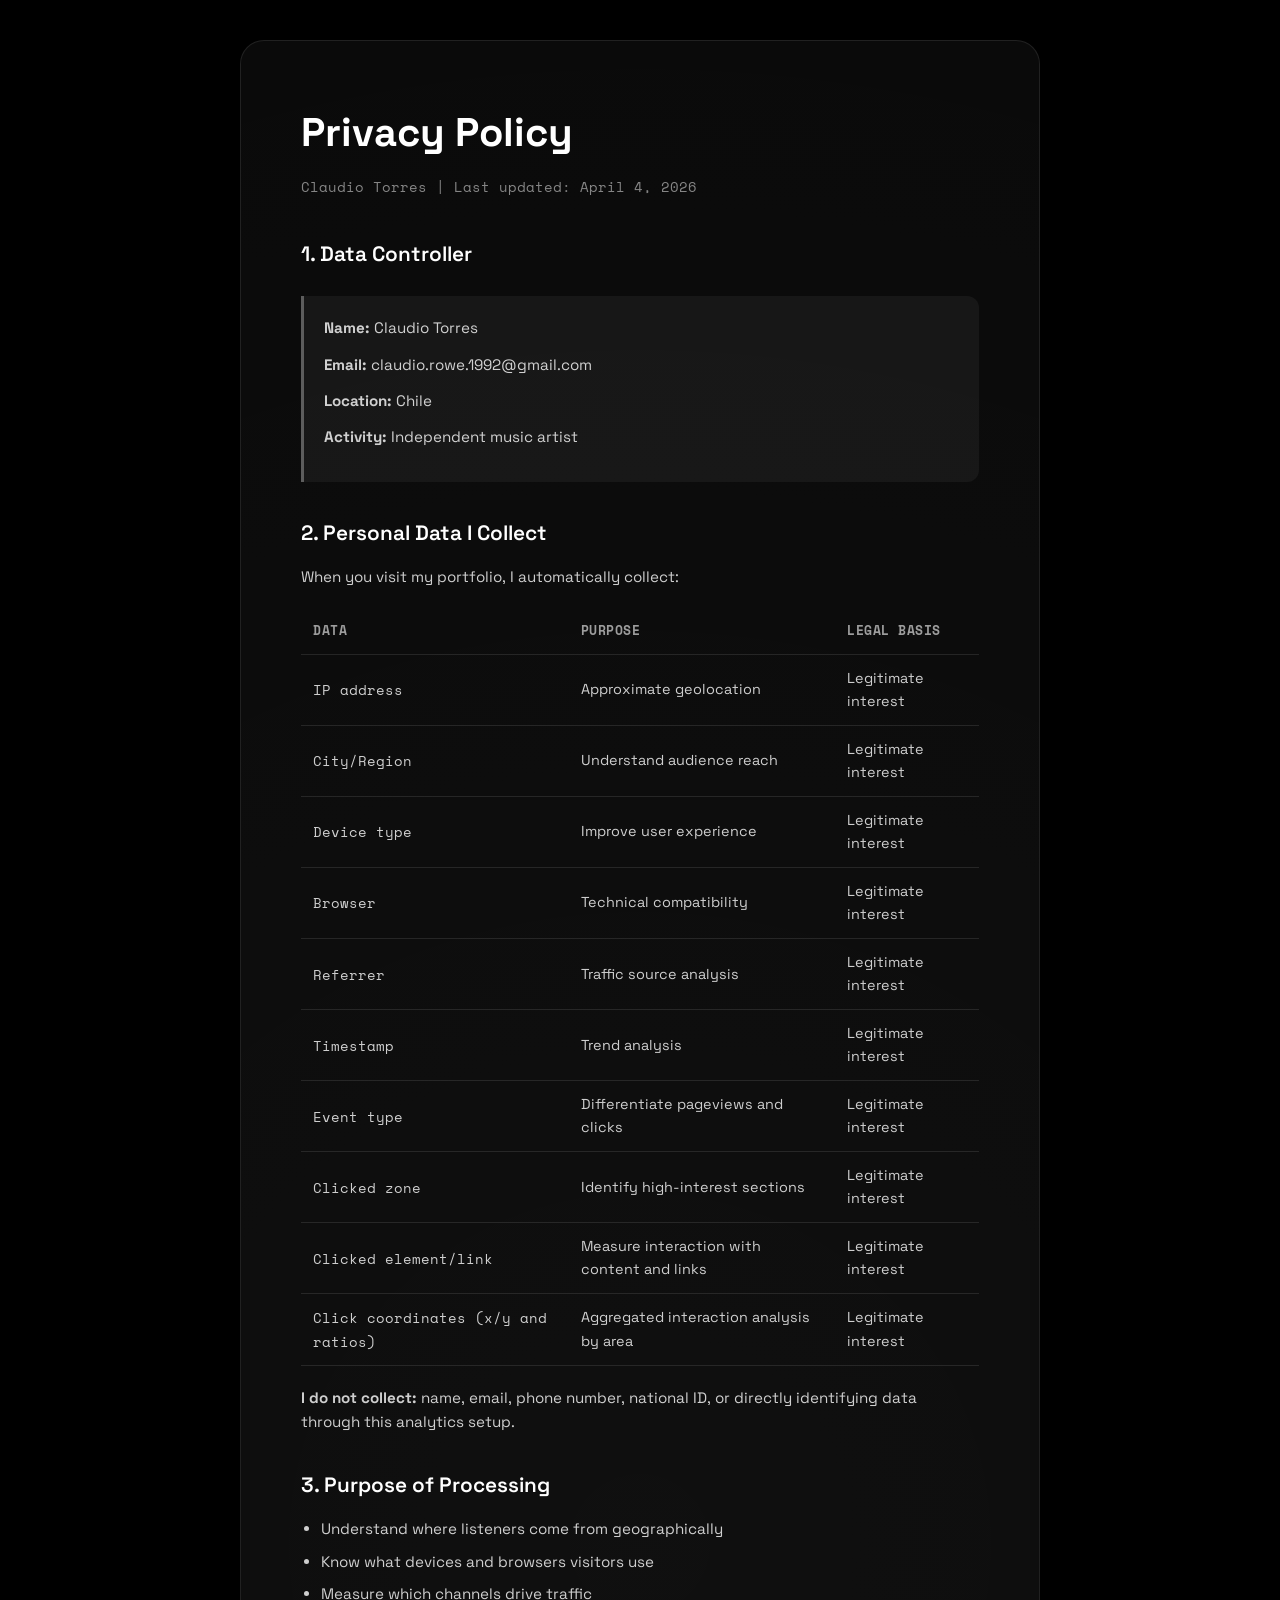
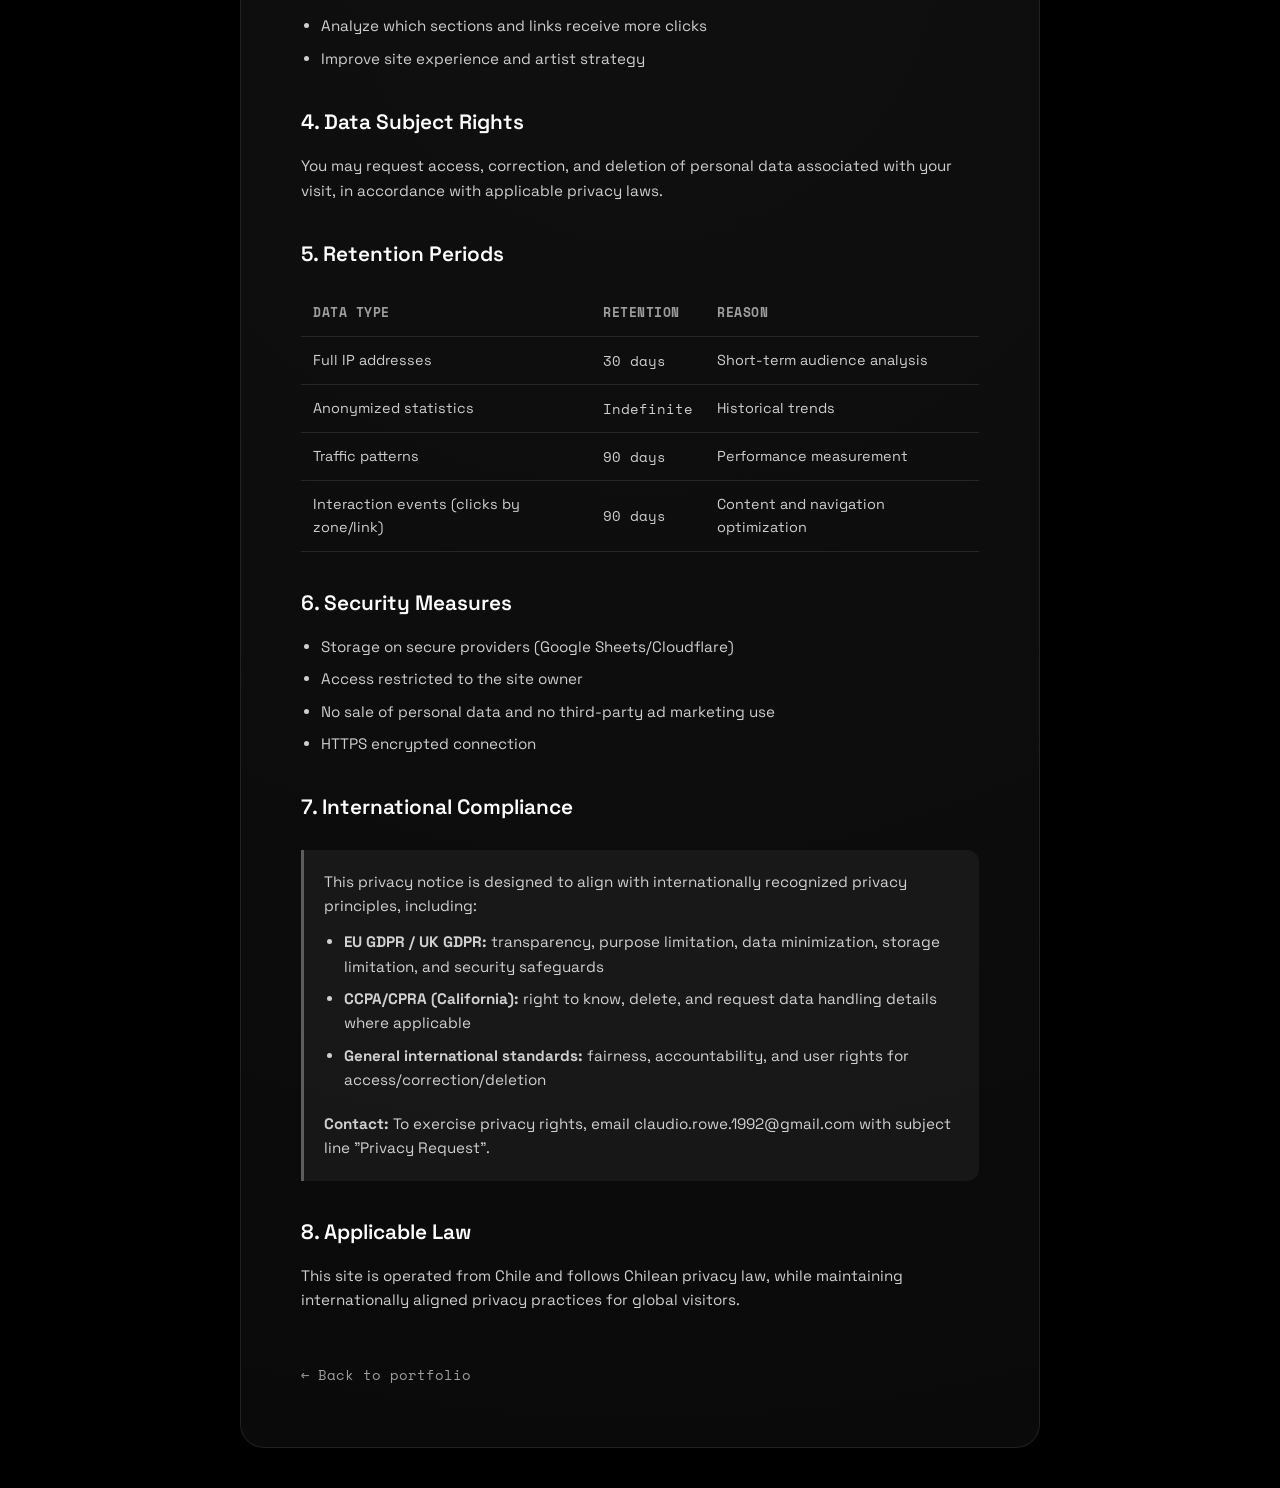
<file: privacy.html>
<!DOCTYPE html>
<html lang="es">
<head>
    <meta charset="UTF-8">
    <meta name="viewport" content="width=device-width, initial-scale=1.0">
    <title>Política de Privacidad | Claudio Torres</title>
    <script>
        (function () {
            var preferred = (navigator.languages && navigator.languages[0]) || navigator.language || 'en';
            var isSpanish = preferred.toLowerCase().indexOf('es') === 0;
            document.documentElement.setAttribute('data-lang', isSpanish ? 'es' : 'en');
            document.documentElement.lang = isSpanish ? 'es' : 'en';
        })();
    </script>
    <link rel="preconnect" href="https://fonts.googleapis.com">
    <link rel="preconnect" href="https://fonts.gstatic.com" crossorigin>
    <link href="https://fonts.googleapis.com/css2?family=Space+Grotesk:wght@300;400;500;600;700&family=Space+Mono:wght@400;700&display=swap" rel="stylesheet">
    <link rel="stylesheet" href="style/privacy.css">
</head>
<body>
    <div class="glass">
        <div class="lang-es">
        <h1>Política de Privacidad</h1>
        <p class="subtitle">Claudio Torres | Última actualización: 4 de abril de 2026</p>

        <h2>1. Identidad del Responsable</h2>
        <div class="highlight-box">
            <p><strong>Nombre:</strong> Claudio Torres</p>
            <p><strong>Correo electrónico:</strong> claudio.rowe.1992@gmail.com</p>
            <p><strong>Ubicación:</strong> Chile</p>
            <p><strong>Actividad:</strong> Artista musical independiente</p>
        </div>

        <h2>2. Datos Personales que Recopilo</h2>
        <p>Al visitar mi portafolio musical, recopilo automáticamente:</p>
        
        <table class="data-table">
            <thead>
                <tr>
                    <th>Dato</th>
                    <th>Propósito</th>
                    <th>Base Legal</th>
                </tr>
            </thead>
            <tbody>
                <tr>
                    <td class="mono">Dirección IP</td>
                    <td>Ubicación geográfica aproximada</td>
                    <td>Interés legítimo</td>
                </tr>
                <tr>
                    <td class="mono">Ciudad/Región</td>
                    <td>Entender alcance geográfico</td>
                    <td>Interés legítimo</td>
                </tr>
                <tr>
                    <td class="mono">Tipo de dispositivo</td>
                    <td>Optimizar experiencia</td>
                    <td>Interés legítimo</td>
                </tr>
                <tr>
                    <td class="mono">Navegador</td>
                    <td>Compatibilidad técnica</td>
                    <td>Interés legítimo</td>
                </tr>
                <tr>
                    <td class="mono">Referente</td>
                    <td>Canales de descubrimiento</td>
                    <td>Interés legítimo</td>
                </tr>
                <tr>
                    <td class="mono">Timestamp</td>
                    <td>Análisis temporal</td>
                    <td>Interés legítimo</td>
                </tr>
                <tr>
                    <td class="mono">Tipo de evento</td>
                    <td>Distinguir visitas y clics</td>
                    <td>Interés legítimo</td>
                </tr>
                <tr>
                    <td class="mono">Zona clicada</td>
                    <td>Identificar secciones de mayor interés</td>
                    <td>Interés legítimo</td>
                </tr>
                <tr>
                    <td class="mono">Elemento/enlace clicado</td>
                    <td>Medir interacción con contenidos y enlaces</td>
                    <td>Interés legítimo</td>
                </tr>
                <tr>
                    <td class="mono">Coordenadas de clic (x/y y ratio)</td>
                    <td>Análisis agregado de interacción por zonas</td>
                    <td>Interés legítimo</td>
                </tr>
            </tbody>
        </table>

        <p><strong>No recopilo:</strong> Nombre, correo electrónico, teléfono, RUT, ni información que te identifique directamente como persona.</p>

        <h2>3. Finalidad del Tratamiento</h2>
        <ul>
            <li>Comprender la distribución geográfica de mi audiencia musical</li>
            <li>Saber qué dispositivos y navegadores utilizan mis fans</li>
            <li>Medir qué canales de promoción generan más tráfico</li>
            <li>Analizar qué secciones y enlaces reciben más clics</li>
            <li>Mejorar la experiencia del sitio y mi estrategia musical</li>
        </ul>

        <h2>4. Derechos del Titular</h2>
        <p>Bajo la <strong>Ley 19.628 sobre Protección de la Vida Privada</strong> (vigente actualmente), tienes derecho a:</p>

        <div class="highlight-box">
            <ul>
                <li><strong>Acceso:</strong> Saber qué datos tengo sobre ti</li>
                <li><strong>Rectificación:</strong> Corregir datos inexactos</li>
                <li><strong>Eliminación:</strong> Solicitar borrado de tus datos</li>
            </ul>
            <p style="margin-top: 15px; margin-bottom: 0;"><strong>Nota:</strong> A partir del 1 de diciembre de 2026, la nueva Ley 21.719 añadirá los derechos de oposición y portabilidad.</p>
        </div>

        <h2>5. Plazos de Conservación</h2>
        <table class="data-table">
            <thead>
                <tr>
                    <th>Tipo de dato</th>
                    <th>Plazo</th>
                    <th>Justificación</th>
                </tr>
            </thead>
            <tbody>
                <tr>
                    <td>Direcciones IP completas</td>
                    <td class="mono">30 días</td>
                    <td>Análisis temporal de audiencia</td>
                </tr>
                <tr>
                    <td>Estadísticas anonimizadas</td>
                    <td class="mono">Indefinido</td>
                    <td>Análisis histórico de alcance</td>
                </tr>
                <tr>
                    <td>Patrones de tráfico</td>
                    <td class="mono">90 días</td>
                    <td>Medición de efectividad</td>
                </tr>
                <tr>
                    <td>Eventos de interacción (clics por zona/enlace)</td>
                    <td class="mono">90 días</td>
                    <td>Optimización de contenidos y navegación</td>
                </tr>
            </tbody>
        </table>

        <h2>6. Contacto para Derechos</h2>
        <p>Para ejercer tus derechos ARCOP+ o cualquier consulta sobre privacidad:</p>
        <div class="highlight-box">
            <p class="mono" style="margin-bottom: 0;">Email: claudio.rowe.1992@gmail.com<br>
            Asunto: "Solicitud ARCOP - [tu nombre]"</p>
        </div>

        <h2>7. Medidas de Seguridad</h2>
        <ul>
            <li>Almacenamiento en servidores seguros (Google Sheets/Cloudflare)</li>
            <li>Acceso limitado exclusivamente al artista</li>
            <li>No comparto datos con terceros para marketing</li>
            <li>Conexión HTTPS encriptada en todo momento</li>
        </ul>

        <h2>8. Modificaciones</h2>
        <p>Actualizaré esta política si cambian las leyes chilenas o mis prácticas. La fecha de actualización aparecerá en la parte superior de esta página.</p>

        <h2>9. Legislación Aplicable</h2>
        <p>Esta política cumple con la <strong>Ley 19.628 sobre Protección de la Vida Privada</strong>, vigente en Chile actualmente.</p>
        <p>A partir del <strong>1 de diciembre de 2026</strong>, también cumplirá con la <strong>Ley 21.719 de Protección de Datos Personales</strong>.</p>

        <h2>10. Cumplimiento Internacional</h2>
        <div class="highlight-box">
            <p>Esta política también se alinea con principios de privacidad reconocidos internacionalmente, incluyendo:</p>
            <ul>
                <li><strong>UE GDPR / UK GDPR:</strong> transparencia, limitación de finalidad, minimización de datos, limitación de conservación y medidas de seguridad</li>
                <li><strong>CCPA/CPRA (California):</strong> derecho a conocer, eliminar y solicitar detalles sobre el tratamiento, cuando corresponda</li>
                <li><strong>Estándares internacionales generales:</strong> licitud, lealtad, responsabilidad y derechos de acceso/rectificación/eliminación</li>
            </ul>
            <p style="margin-top: 15px; margin-bottom: 0;"><strong>Contacto:</strong> Para ejercer derechos de privacidad, escribe a claudio.rowe.1992@gmail.com con asunto "Solicitud de Privacidad".</p>
        </div>

        </div>

        <div class="lang-en">
        <h1>Privacy Policy</h1>
        <p class="subtitle">Claudio Torres | Last updated: April 4, 2026</p>

        <h2>1. Data Controller</h2>
        <div class="highlight-box">
            <p><strong>Name:</strong> Claudio Torres</p>
            <p><strong>Email:</strong> claudio.rowe.1992@gmail.com</p>
            <p><strong>Location:</strong> Chile</p>
            <p><strong>Activity:</strong> Independent music artist</p>
        </div>

        <h2>2. Personal Data I Collect</h2>
        <p>When you visit my portfolio, I automatically collect:</p>

        <table class="data-table">
            <thead>
                <tr>
                    <th>Data</th>
                    <th>Purpose</th>
                    <th>Legal Basis</th>
                </tr>
            </thead>
            <tbody>
                <tr>
                    <td class="mono">IP address</td>
                    <td>Approximate geolocation</td>
                    <td>Legitimate interest</td>
                </tr>
                <tr>
                    <td class="mono">City/Region</td>
                    <td>Understand audience reach</td>
                    <td>Legitimate interest</td>
                </tr>
                <tr>
                    <td class="mono">Device type</td>
                    <td>Improve user experience</td>
                    <td>Legitimate interest</td>
                </tr>
                <tr>
                    <td class="mono">Browser</td>
                    <td>Technical compatibility</td>
                    <td>Legitimate interest</td>
                </tr>
                <tr>
                    <td class="mono">Referrer</td>
                    <td>Traffic source analysis</td>
                    <td>Legitimate interest</td>
                </tr>
                <tr>
                    <td class="mono">Timestamp</td>
                    <td>Trend analysis</td>
                    <td>Legitimate interest</td>
                </tr>
                <tr>
                    <td class="mono">Event type</td>
                    <td>Differentiate pageviews and clicks</td>
                    <td>Legitimate interest</td>
                </tr>
                <tr>
                    <td class="mono">Clicked zone</td>
                    <td>Identify high-interest sections</td>
                    <td>Legitimate interest</td>
                </tr>
                <tr>
                    <td class="mono">Clicked element/link</td>
                    <td>Measure interaction with content and links</td>
                    <td>Legitimate interest</td>
                </tr>
                <tr>
                    <td class="mono">Click coordinates (x/y and ratios)</td>
                    <td>Aggregated interaction analysis by area</td>
                    <td>Legitimate interest</td>
                </tr>
            </tbody>
        </table>

        <p><strong>I do not collect:</strong> name, email, phone number, national ID, or directly identifying data through this analytics setup.</p>

        <h2>3. Purpose of Processing</h2>
        <ul>
            <li>Understand where listeners come from geographically</li>
            <li>Know what devices and browsers visitors use</li>
            <li>Measure which channels drive traffic</li>
            <li>Analyze which sections and links receive more clicks</li>
            <li>Improve site experience and artist strategy</li>
        </ul>

        <h2>4. Data Subject Rights</h2>
        <p>You may request access, correction, and deletion of personal data associated with your visit, in accordance with applicable privacy laws.</p>

        <h2>5. Retention Periods</h2>
        <table class="data-table">
            <thead>
                <tr>
                    <th>Data Type</th>
                    <th>Retention</th>
                    <th>Reason</th>
                </tr>
            </thead>
            <tbody>
                <tr>
                    <td>Full IP addresses</td>
                    <td class="mono">30 days</td>
                    <td>Short-term audience analysis</td>
                </tr>
                <tr>
                    <td>Anonymized statistics</td>
                    <td class="mono">Indefinite</td>
                    <td>Historical trends</td>
                </tr>
                <tr>
                    <td>Traffic patterns</td>
                    <td class="mono">90 days</td>
                    <td>Performance measurement</td>
                </tr>
                <tr>
                    <td>Interaction events (clicks by zone/link)</td>
                    <td class="mono">90 days</td>
                    <td>Content and navigation optimization</td>
                </tr>
            </tbody>
        </table>

        <h2>6. Security Measures</h2>
        <ul>
            <li>Storage on secure providers (Google Sheets/Cloudflare)</li>
            <li>Access restricted to the site owner</li>
            <li>No sale of personal data and no third-party ad marketing use</li>
            <li>HTTPS encrypted connection</li>
        </ul>

        <h2>7. International Compliance</h2>
        <div class="highlight-box">
            <p>This privacy notice is designed to align with internationally recognized privacy principles, including:</p>
            <ul>
                <li><strong>EU GDPR / UK GDPR:</strong> transparency, purpose limitation, data minimization, storage limitation, and security safeguards</li>
                <li><strong>CCPA/CPRA (California):</strong> right to know, delete, and request data handling details where applicable</li>
                <li><strong>General international standards:</strong> fairness, accountability, and user rights for access/correction/deletion</li>
            </ul>
            <p style="margin-top: 15px; margin-bottom: 0;"><strong>Contact:</strong> To exercise privacy rights, email claudio.rowe.1992@gmail.com with subject line "Privacy Request".</p>
        </div>

        <h2>8. Applicable Law</h2>
        <p>This site is operated from Chile and follows Chilean privacy law, while maintaining internationally aligned privacy practices for global visitors.</p>
        </div>

        <a href="index.html" class="back-link"><span class="lang-es">Volver al portafolio</span><span class="lang-en">Back to portfolio</span></a>
    </div>
</body>
</html>
</file>
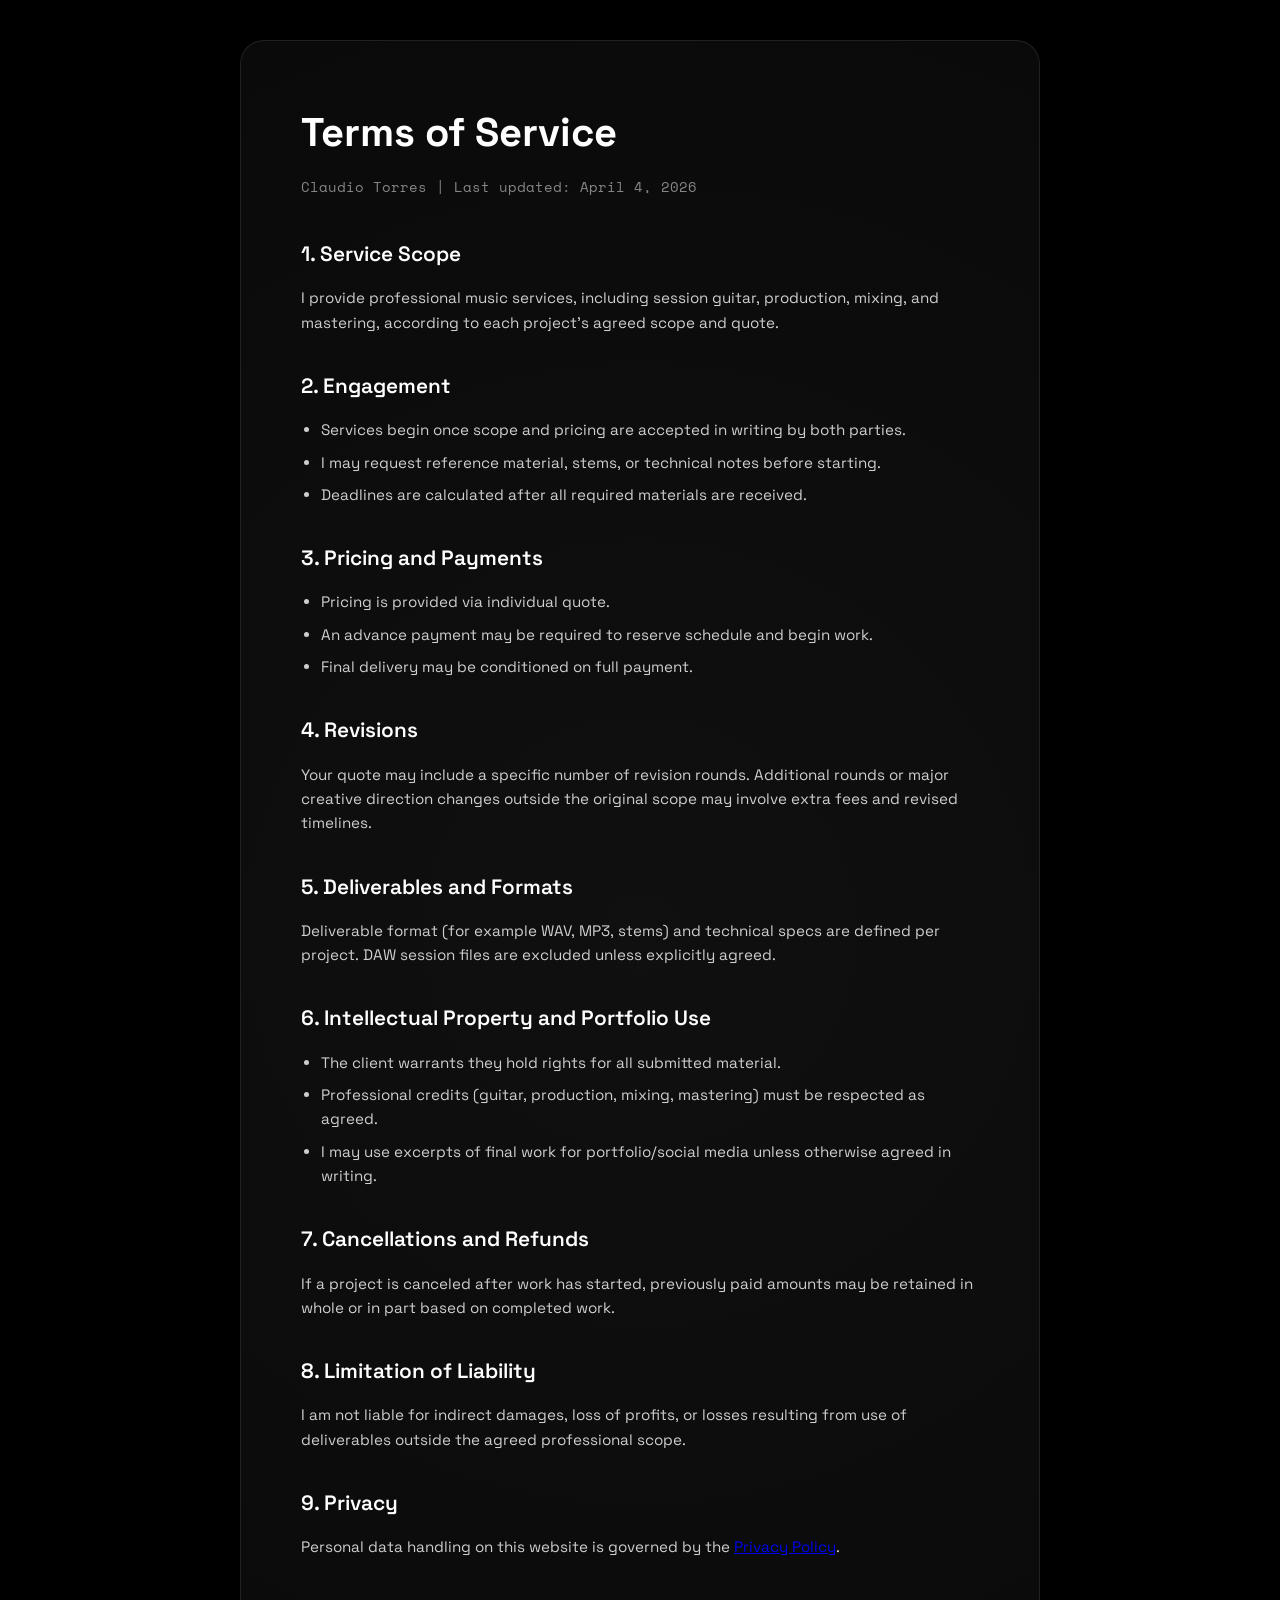
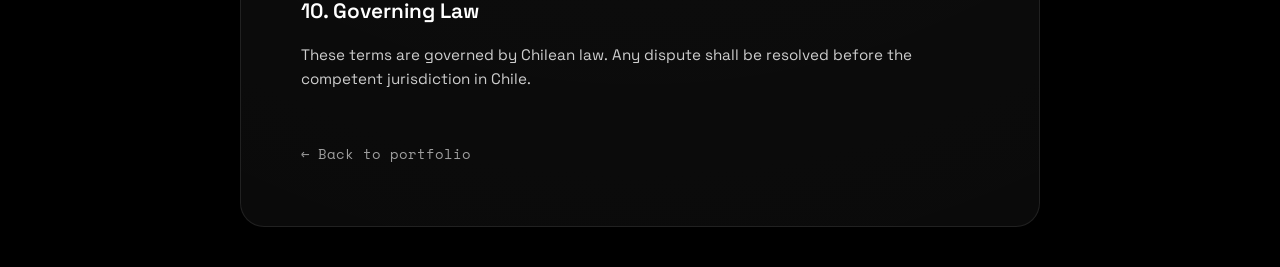
<file: terms.html>
<!DOCTYPE html>
<html lang="es">
<head>
    <meta charset="UTF-8">
    <meta name="viewport" content="width=device-width, initial-scale=1.0">
    <title>Términos de Servicio | Claudio Torres</title>
    <script>
        (function () {
            var preferred = (navigator.languages && navigator.languages[0]) || navigator.language || 'en';
            var isSpanish = preferred.toLowerCase().indexOf('es') === 0;
            document.documentElement.setAttribute('data-lang', isSpanish ? 'es' : 'en');
            document.documentElement.lang = isSpanish ? 'es' : 'en';
        })();
    </script>
    <link rel="preconnect" href="https://fonts.googleapis.com">
    <link rel="preconnect" href="https://fonts.gstatic.com" crossorigin>
    <link href="https://fonts.googleapis.com/css2?family=Space+Grotesk:wght@300;400;500;600;700&family=Space+Mono:wght@400;700&display=swap" rel="stylesheet">
    <link rel="stylesheet" href="style/privacy.css">
</head>
<body>
    <div class="glass">
        <div class="lang-es">
            <h1>Términos de Servicio</h1>
            <p class="subtitle">Claudio Torres | Última actualización: 4 de abril de 2026</p>

            <h2>1. Objeto del Servicio</h2>
            <p>Ofrezco servicios musicales profesionales, incluyendo guitarra de sesión, producción, mezcla y mastering, de acuerdo con la cotización y alcance acordado con cada cliente.</p>

            <h2>2. Contratación</h2>
            <ul>
                <li>El servicio inicia cuando ambas partes aceptan el alcance y precio por escrito.</li>
                <li>Podré solicitar material de referencia, stems o indicaciones técnicas antes de comenzar.</li>
                <li>Los plazos se calculan desde la recepción completa del material requerido.</li>
            </ul>

            <h2>3. Precios y Pagos</h2>
            <ul>
                <li>Los valores se informan por cotización individual.</li>
                <li>Podrá requerirse anticipo para bloquear agenda y comenzar trabajo.</li>
                <li>La entrega final podrá condicionarse al pago total del servicio.</li>
            </ul>

            <h2>4. Revisiones</h2>
            <p>La cotización puede incluir una cantidad específica de revisiones. Cambios adicionales o cambios de dirección creativa fuera del alcance original podrán generar costos extra y extensión de plazos.</p>

            <h2>5. Entregables y Formatos</h2>
            <p>El formato de entrega (por ejemplo WAV, MP3, stems) y el detalle técnico se definen en cada proyecto. Salvo acuerdo distinto, no se incluyen archivos de sesión de DAW.</p>

            <h2>6. Propiedad Intelectual y Portafolio</h2>
            <ul>
                <li>El cliente garantiza tener los derechos del material que envía para trabajar.</li>
                <li>Los créditos profesionales (guitarra, producción, mezcla, mastering) deberán respetarse según lo acordado.</li>
                <li>Podré utilizar fragmentos del resultado final en portafolio/redes, salvo acuerdo escrito en contrario.</li>
            </ul>

            <h2>7. Cancelaciones y Reembolsos</h2>
            <p>Si el proyecto se cancela una vez iniciado, podré retener total o parcialmente pagos ya efectuados en función del trabajo realizado hasta la fecha.</p>

            <h2>8. Limitación de Responsabilidad</h2>
            <p>No seré responsable por daños indirectos, lucro cesante o pérdidas derivadas del uso de los entregables fuera del alcance profesional acordado.</p>

            <h2>9. Privacidad</h2>
            <p>El tratamiento de datos personales del sitio web se rige por la <a href="privacy.html">Política de Privacidad</a>.</p>

            <h2>10. Ley Aplicable</h2>
            <p>Estos términos se interpretan conforme a la legislación chilena. Cualquier controversia se resolverá ante la jurisdicción competente en Chile.</p>
        </div>

        <div class="lang-en">
            <h1>Terms of Service</h1>
            <p class="subtitle">Claudio Torres | Last updated: April 4, 2026</p>

            <h2>1. Service Scope</h2>
            <p>I provide professional music services, including session guitar, production, mixing, and mastering, according to each project's agreed scope and quote.</p>

            <h2>2. Engagement</h2>
            <ul>
                <li>Services begin once scope and pricing are accepted in writing by both parties.</li>
                <li>I may request reference material, stems, or technical notes before starting.</li>
                <li>Deadlines are calculated after all required materials are received.</li>
            </ul>

            <h2>3. Pricing and Payments</h2>
            <ul>
                <li>Pricing is provided via individual quote.</li>
                <li>An advance payment may be required to reserve schedule and begin work.</li>
                <li>Final delivery may be conditioned on full payment.</li>
            </ul>

            <h2>4. Revisions</h2>
            <p>Your quote may include a specific number of revision rounds. Additional rounds or major creative direction changes outside the original scope may involve extra fees and revised timelines.</p>

            <h2>5. Deliverables and Formats</h2>
            <p>Deliverable format (for example WAV, MP3, stems) and technical specs are defined per project. DAW session files are excluded unless explicitly agreed.</p>

            <h2>6. Intellectual Property and Portfolio Use</h2>
            <ul>
                <li>The client warrants they hold rights for all submitted material.</li>
                <li>Professional credits (guitar, production, mixing, mastering) must be respected as agreed.</li>
                <li>I may use excerpts of final work for portfolio/social media unless otherwise agreed in writing.</li>
            </ul>

            <h2>7. Cancellations and Refunds</h2>
            <p>If a project is canceled after work has started, previously paid amounts may be retained in whole or in part based on completed work.</p>

            <h2>8. Limitation of Liability</h2>
            <p>I am not liable for indirect damages, loss of profits, or losses resulting from use of deliverables outside the agreed professional scope.</p>

            <h2>9. Privacy</h2>
            <p>Personal data handling on this website is governed by the <a href="privacy.html">Privacy Policy</a>.</p>

            <h2>10. Governing Law</h2>
            <p>These terms are governed by Chilean law. Any dispute shall be resolved before the competent jurisdiction in Chile.</p>
        </div>

        <a href="index.html" class="back-link"><span class="lang-es">Volver al portafolio</span><span class="lang-en">Back to portfolio</span></a>
    </div>
</body>
</html>
</file>
<file: style/privacy.css>
* {
    margin: 0;
    padding: 0;
    box-sizing: border-box;
}

body {
    background: #000;
    color: #fff;
    font-family: 'Space Grotesk', sans-serif;
    min-height: 100vh;
    display: flex;
    align-items: center;
    justify-content: center;
    padding: 40px 20px;
    line-height: 1.6;
}

html[data-lang="es"] .lang-en {
    display: none !important;
}

html[data-lang="en"] .lang-es {
    display: none !important;
}

.glass {
    background: rgba(255, 255, 255, 0.03);
    backdrop-filter: blur(20px);
    -webkit-backdrop-filter: blur(20px);
    border: 1px solid rgba(255, 255, 255, 0.1);
    border-radius: 24px;
    padding: 60px;
    max-width: 800px;
    width: 100%;
    position: relative;
    overflow: hidden;
}

.glass::before {
    content: '';
    position: absolute;
    top: -50%;
    left: -50%;
    width: 200%;
    height: 200%;
    background: radial-gradient(circle, rgba(255, 255, 255, 0.03) 0%, transparent 70%);
    animation: rotate 30s linear infinite;
    pointer-events: none;
}

@keyframes rotate {
    from {
        transform: rotate(0deg);
    }
    to {
        transform: rotate(360deg);
    }
}

h1 {
    font-size: 2.5rem;
    font-weight: 700;
    margin-bottom: 10px;
    position: relative;
    z-index: 1;
}

.subtitle {
    font-family: 'Space Mono', monospace;
    font-size: 0.9rem;
    color: rgba(255, 255, 255, 0.5);
    margin-bottom: 40px;
    position: relative;
    z-index: 1;
}

h2 {
    font-size: 1.3rem;
    font-weight: 600;
    margin-top: 35px;
    margin-bottom: 15px;
    color: #fff;
    position: relative;
    z-index: 1;
}

p,
li {
    font-size: 0.95rem;
    color: rgba(255, 255, 255, 0.8);
    margin-bottom: 12px;
    position: relative;
    z-index: 1;
}

ul {
    margin-left: 20px;
    margin-bottom: 20px;
}

li {
    margin-bottom: 8px;
}

.highlight-box {
    background: rgba(255, 255, 255, 0.05);
    border-left: 3px solid rgba(255, 255, 255, 0.3);
    padding: 20px;
    margin: 25px 0;
    border-radius: 0 12px 12px 0;
    position: relative;
    z-index: 1;
}

.data-table {
    width: 100%;
    border-collapse: collapse;
    margin: 20px 0;
    font-size: 0.9rem;
    position: relative;
    z-index: 1;
}

.data-table th,
.data-table td {
    padding: 12px;
    text-align: left;
    border-bottom: 1px solid rgba(255, 255, 255, 0.1);
}

.data-table th {
    font-family: 'Space Mono', monospace;
    font-weight: 700;
    color: rgba(255, 255, 255, 0.6);
    font-size: 0.8rem;
    text-transform: uppercase;
    letter-spacing: 0.5px;
}

.data-table td {
    color: rgba(255, 255, 255, 0.8);
}

.mono {
    font-family: 'Space Mono', monospace;
}

.back-link {
    display: inline-flex;
    align-items: center;
    gap: 8px;
    margin-top: 40px;
    color: rgba(255, 255, 255, 0.6);
    text-decoration: none;
    font-family: 'Space Mono', monospace;
    font-size: 0.85rem;
    transition: all 0.3s ease;
    position: relative;
    z-index: 1;
}

.back-link:hover {
    color: #fff;
}

.back-link::before {
    content: '←';
    transition: transform 0.3s ease;
}

.back-link:hover::before {
    transform: translateX(-4px);
}

@media (max-width: 600px) {
    .glass {
        padding: 40px 24px;
    }

    h1 {
        font-size: 1.8rem;
    }

    .data-table {
        font-size: 0.8rem;
    }

    .data-table th,
    .data-table td {
        padding: 8px;
    }
}
</file>
